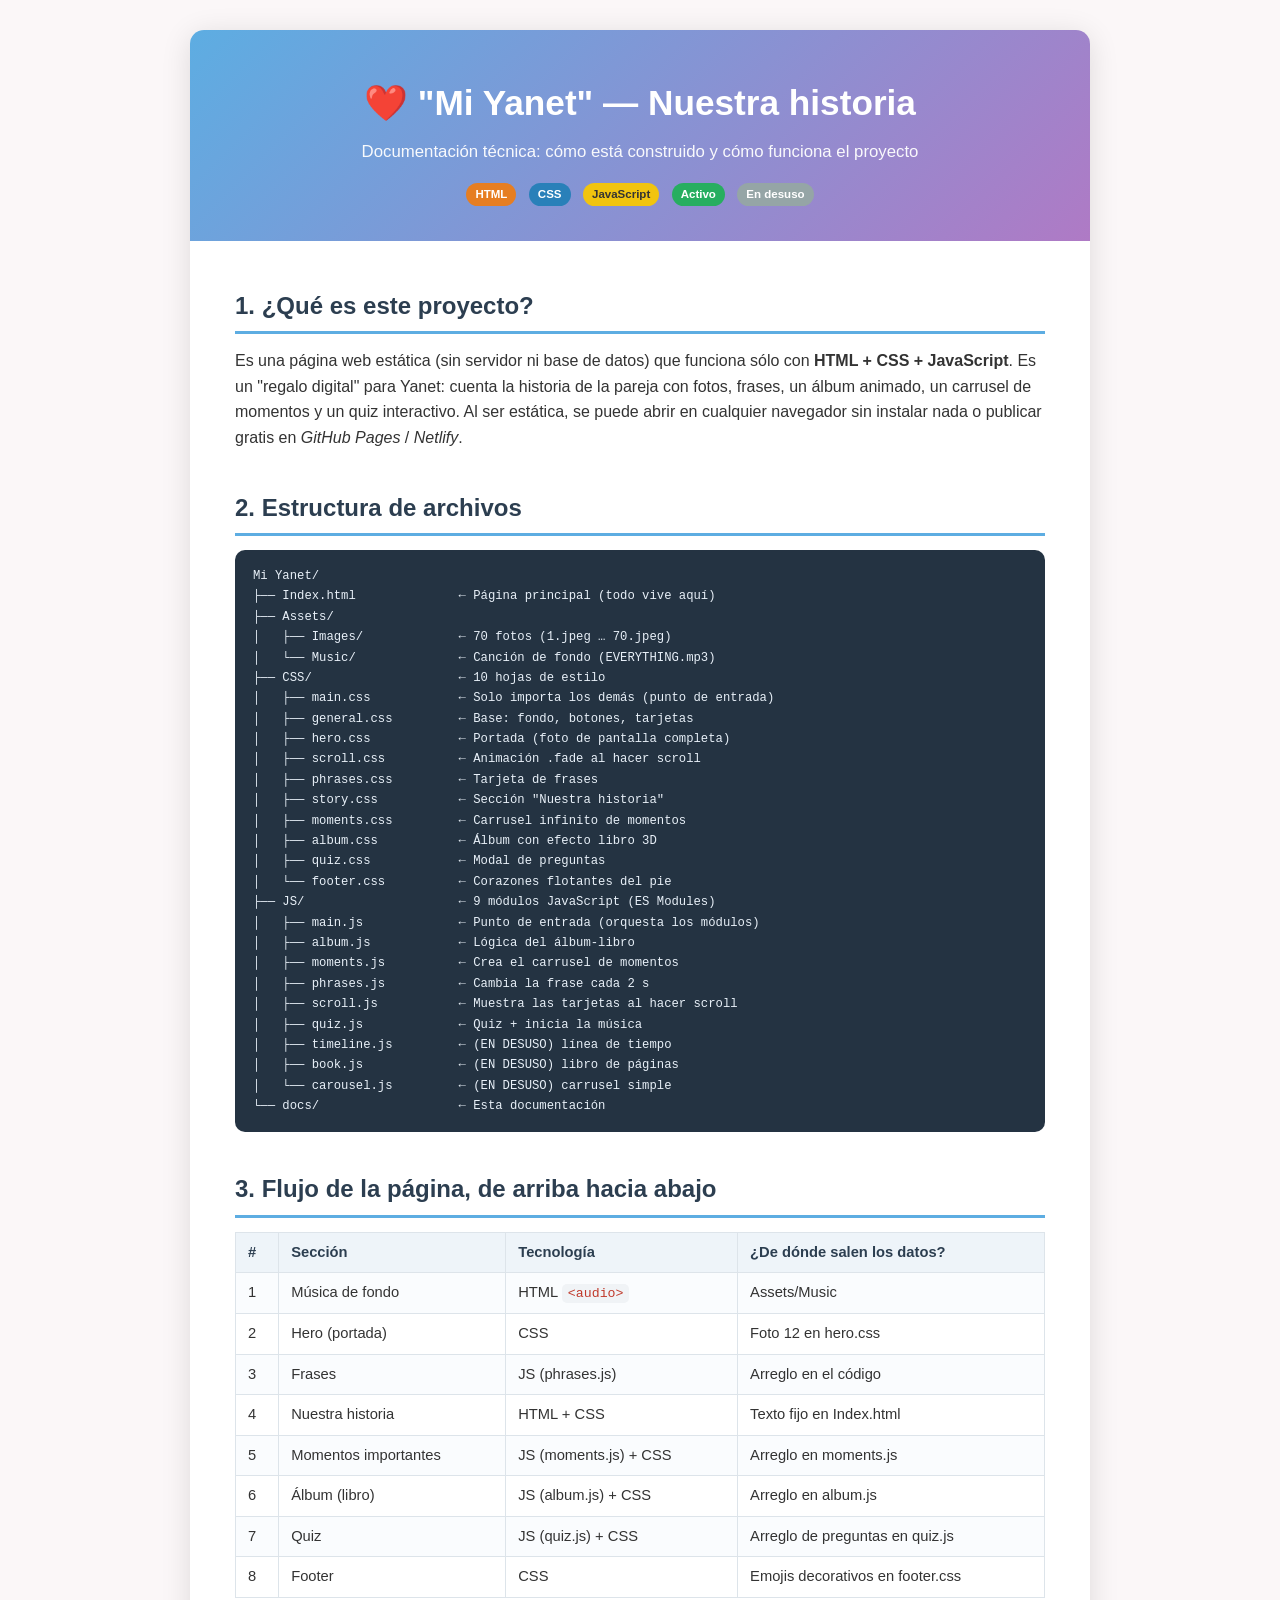
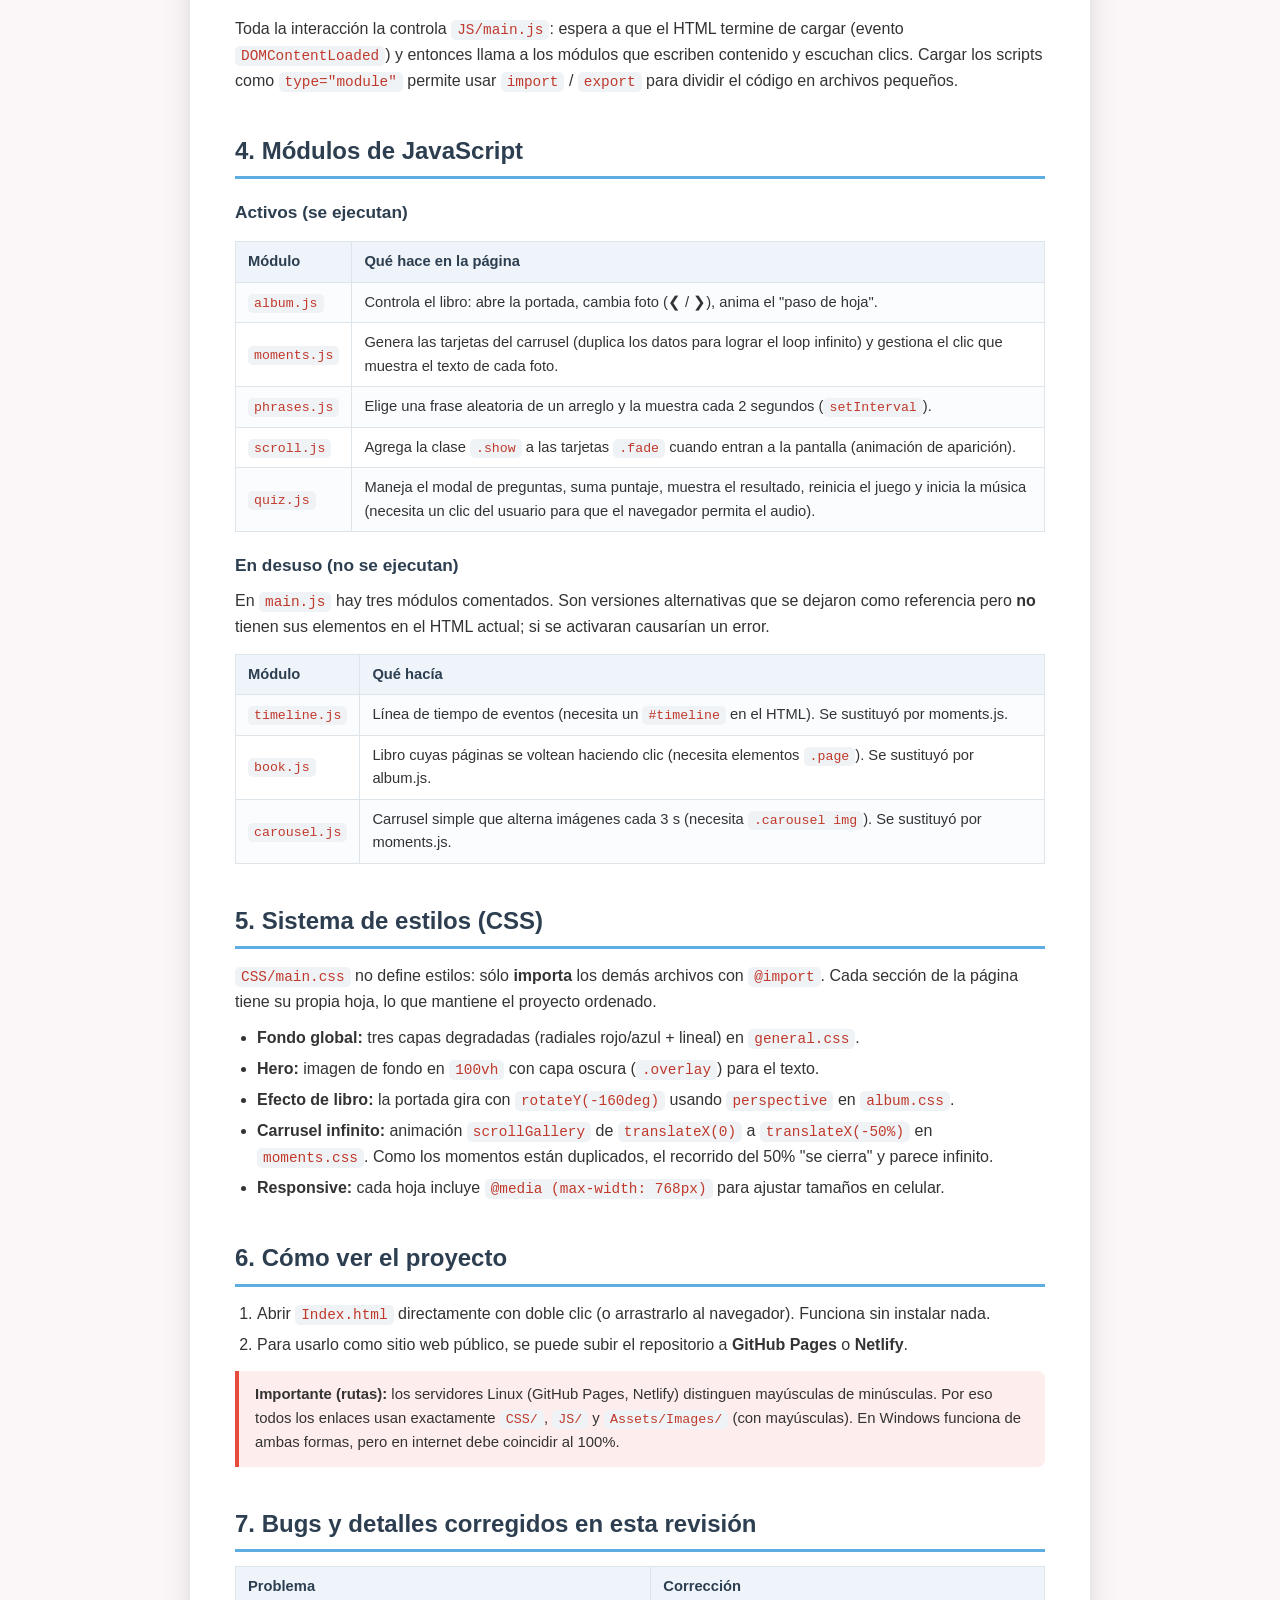
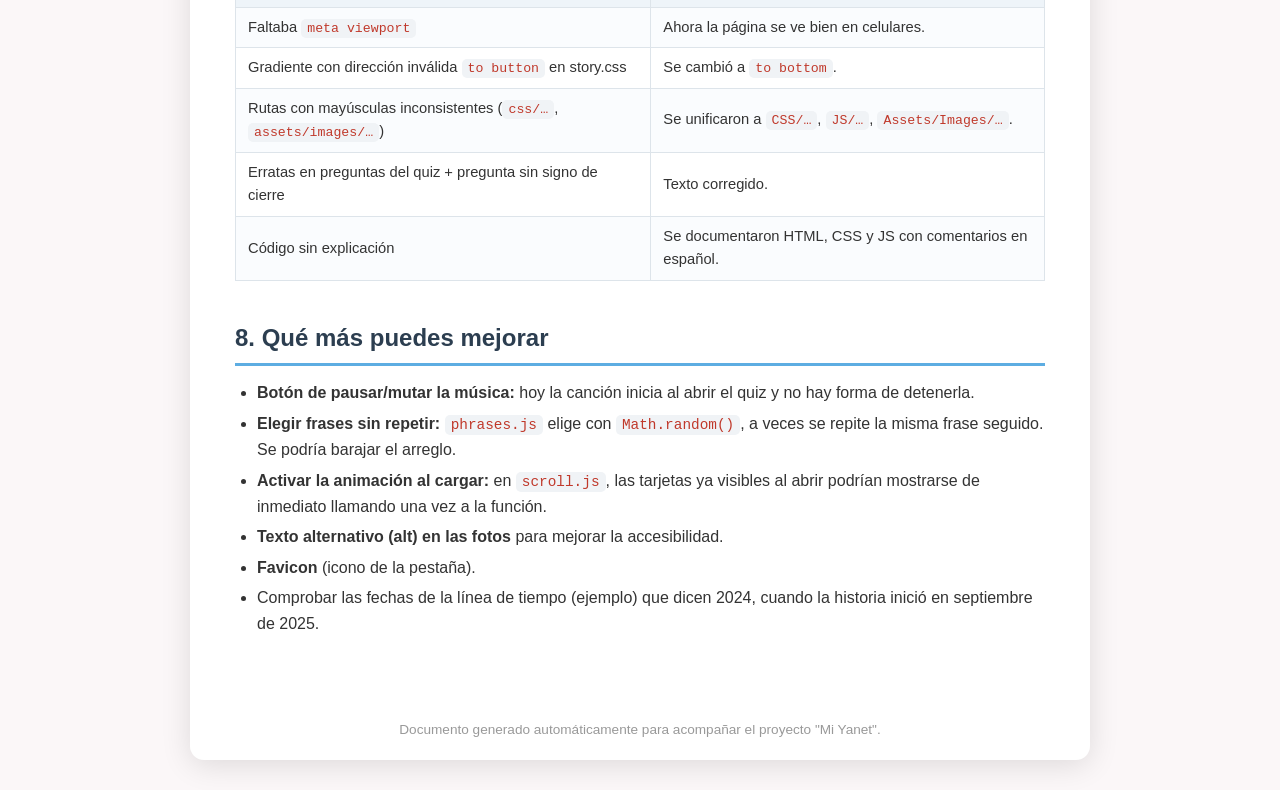
<file: docs/como-funciona-el-proyecto.html>
<!DOCTYPE html>
<html lang="es">
<head>
<meta charset="UTF-8">
<meta name="viewport" content="width=device-width, initial-scale=1.0">
<title>¿Cómo funciona "Mi Yanet"? - Documentación del Proyecto</title>
<style>
  :root {
    --azul: #5DADE2;
    --azul-oscuro: #2C3E50;
    --rosa: #e78f9e;
    --gris: #5D6D7E;
    --fondo: #fbf7f8;
  }
  * { box-sizing: border-box; margin: 0; padding: 0; }
  body {
    font-family: 'Segoe UI', Arial, sans-serif;
    color: #333;
    background: var(--fondo);
    line-height: 1.6;
    padding: 30px;
  }
  .page {
    max-width: 900px;
    margin: 0 auto;
    background: #fff;
    border-radius: 14px;
    box-shadow: 0 5px 30px rgba(0,0,0,0.12);
    overflow: hidden;
  }
  header.cover {
    padding: 45px 45px 35px;
    background: linear-gradient(135deg, var(--azul), #AF7AC5);
    color: #fff;
    text-align: center;
  }
  header.cover h1 { font-size: 2.2rem; margin-bottom: 8px; }
  header.cover p  { font-size: 1.05rem; opacity: .95; }
  main { padding: 40px 45px 50px; }
  h2 {
    font-size: 1.5rem;
    color: var(--azul-oscuro);
    margin: 38px 0 14px;
    padding-bottom: 6px;
    border-bottom: 3px solid var(--azul);
  }
  h2:first-of-type { margin-top: 6px; }
  h3 { color: var(--azul-oscuro); margin: 20px 0 8px; font-size: 1.08rem; }
  p { margin-bottom: 10px; }
  ul, ol { padding-left: 22px; margin-bottom: 12px; }
  li { margin-bottom: 5px; }
  code {
    font-family: Consolas, 'Courier New', monospace;
    font-size: .9em;
    background: #f0f3f6;
    padding: 2px 6px;
    border-radius: 5px;
    color: #c0392b;
  }
  pre {
    font-family: Consolas, 'Courier New', monospace;
    background: #243342;
    color: #e8f0f8;
    padding: 16px 18px;
    border-radius: 10px;
    overflow-x: auto;
    font-size: .85rem;
    line-height: 1.5;
    margin-bottom: 14px;
  }
  pre code { background: none; color: inherit; padding: 0; }
  table {
    width: 100%;
    border-collapse: collapse;
    margin: 14px 0 18px;
    font-size: .92rem;
  }
  th, td { border: 1px solid #dde4ea; padding: 8px 12px; text-align: left; }
  th { background: #eef4f9; color: var(--azul-oscuro); }
  tr:nth-child(even) td { background: #fafcfe; }
  .tag {
    display: inline-block;
    font-size: .72rem;
    font-weight: 700;
    padding: 2px 9px;
    border-radius: 20px;
    color: #fff;
  }
  .tag.active { background: #27ae60; }
  .tag.inactive { background: #95a5a6; }
  .tag.html { background: #e67e22; }
  .tag.css { background: #2980b9; }
  .tag.js { background: #f1c40f; color: #333; }
  .box {
    background: #fdf3e3;
    border-left: 4px solid #f39c12;
    padding: 12px 16px;
    border-radius: 0 8px 8px 0;
    margin: 14px 0;
    font-size: .93rem;
  }
  .box.green { background: #eafaf1; border-color: #27ae60; }
  .box.red { background: #fdedec; border-color: #e74c3c; }
  .badge-strip { margin-top: 14px; text-align: center; }
  .badge-strip span { margin: 0 4px; }
  footer { text-align: center; padding: 20px; color: #999; font-size: .85rem; }
  @media print {
    body { background: #fff; padding: 0; }
    .page { box-shadow: none; border-radius: 0; }
  }
</style>
</head>
<body>
<div class="page">

  <header class="cover">
    <h1>❤️ "Mi Yanet" — Nuestra historia</h1>
    <p>Documentación técnica: cómo está construido y cómo funciona el proyecto</p>
    <div class="badge-strip">
      <span class="tag html">HTML</span>
      <span class="tag css">CSS</span>
      <span class="tag js">JavaScript</span>
      <span class="tag active">Activo</span>
      <span class="tag inactive">En desuso</span>
    </div>
  </header>

  <main>

    <h2>1. ¿Qué es este proyecto?</h2>
    <p>
      Es una página web estática (sin servidor ni base de datos) que funciona sólo con
      <strong>HTML + CSS + JavaScript</strong>. Es un "regalo digital" para Yanet: cuenta la
      historia de la pareja con fotos, frases, un álbum animado, un carrusel de momentos y un
      quiz interactivo. Al ser estática, se puede abrir en cualquier navegador sin instalar nada
      o publicar gratis en <em>GitHub Pages</em> / <em>Netlify</em>.
    </p>

    <h2>2. Estructura de archivos</h2>
    <pre><code>Mi Yanet/
├── Index.html              ← Página principal (todo vive aquí)
├── Assets/
│   ├── Images/             ← 70 fotos (1.jpeg … 70.jpeg)
│   └── Music/              ← Canción de fondo (EVERYTHING.mp3)
├── CSS/                    ← 10 hojas de estilo
│   ├── main.css            ← Solo importa los demás (punto de entrada)
│   ├── general.css         ← Base: fondo, botones, tarjetas
│   ├── hero.css            ← Portada (foto de pantalla completa)
│   ├── scroll.css          ← Animación .fade al hacer scroll
│   ├── phrases.css         ← Tarjeta de frases
│   ├── story.css           ← Sección "Nuestra historia"
│   ├── moments.css         ← Carrusel infinito de momentos
│   ├── album.css           ← Álbum con efecto libro 3D
│   ├── quiz.css            ← Modal de preguntas
│   └── footer.css          ← Corazones flotantes del pie
├── JS/                     ← 9 módulos JavaScript (ES Modules)
│   ├── main.js             ← Punto de entrada (orquesta los módulos)
│   ├── album.js            ← Lógica del álbum-libro
│   ├── moments.js          ← Crea el carrusel de momentos
│   ├── phrases.js          ← Cambia la frase cada 2 s
│   ├── scroll.js           ← Muestra las tarjetas al hacer scroll
│   ├── quiz.js             ← Quiz + inicia la música
│   ├── timeline.js         ← (EN DESUSO) línea de tiempo
│   ├── book.js             ← (EN DESUSO) libro de páginas
│   └── carousel.js         ← (EN DESUSO) carrusel simple
└── docs/                   ← Esta documentación</code></pre>

    <h2>3. Flujo de la página, de arriba hacia abajo</h2>
    <table>
      <tr><th>#</th><th>Sección</th><th>Tecnología</th><th>¿De dónde salen los datos?</th></tr>
      <tr><td>1</td><td>Música de fondo</td><td>HTML <code>&lt;audio&gt;</code></td><td>Assets/Music</td></tr>
      <tr><td>2</td><td>Hero (portada)</td><td>CSS</td><td>Foto 12 en hero.css</td></tr>
      <tr><td>3</td><td>Frases</td><td>JS (phrases.js)</td><td>Arreglo en el código</td></tr>
      <tr><td>4</td><td>Nuestra historia</td><td>HTML + CSS</td><td>Texto fijo en Index.html</td></tr>
      <tr><td>5</td><td>Momentos importantes</td><td>JS (moments.js) + CSS</td><td>Arreglo en moments.js</td></tr>
      <tr><td>6</td><td>Álbum (libro)</td><td>JS (album.js) + CSS</td><td>Arreglo en album.js</td></tr>
      <tr><td>7</td><td>Quiz</td><td>JS (quiz.js) + CSS</td><td>Arreglo de preguntas en quiz.js</td></tr>
      <tr><td>8</td><td>Footer</td><td>CSS</td><td>Emojis decorativos en footer.css</td></tr>
    </table>
    <p>
      Toda la interacción la controla <code>JS/main.js</code>: espera a que el HTML termine de
      cargar (evento <code>DOMContentLoaded</code>) y entonces llama a los módulos que escriben
      contenido y escuchan clics. Cargar los scripts como <code>type="module"</code> permite usar
      <code>import</code> / <code>export</code> para dividir el código en archivos pequeños.
    </p>

    <h2>4. Módulos de JavaScript</h2>
    <h3>Activos (se ejecutan)</h3>
    <table>
      <tr><th>Módulo</th><th>Qué hace en la página</th></tr>
      <tr>
        <td><code>album.js</code></td>
        <td>Controla el libro: abre la portada, cambia foto (❮ / ❯), anima el "paso de hoja".</td>
      </tr>
      <tr>
        <td><code>moments.js</code></td>
        <td>Genera las tarjetas del carrusel (duplica los datos para lograr el loop infinito) y
        gestiona el clic que muestra el texto de cada foto.</td>
      </tr>
      <tr>
        <td><code>phrases.js</code></td>
        <td>Elige una frase aleatoria de un arreglo y la muestra cada 2 segundos
        (<code>setInterval</code>).</td>
      </tr>
      <tr>
        <td><code>scroll.js</code></td>
        <td>Agrega la clase <code>.show</code> a las tarjetas <code>.fade</code> cuando entran a
        la pantalla (animación de aparición).</td>
      </tr>
      <tr>
        <td><code>quiz.js</code></td>
        <td>Maneja el modal de preguntas, suma puntaje, muestra el resultado, reinicia el juego y
        inicia la música (necesita un clic del usuario para que el navegador permita el audio).</td>
      </tr>
    </table>

    <h3>En desuso (no se ejecutan)</h3>
    <p>
      En <code>main.js</code> hay tres módulos comentados. Son versiones alternativas que se
      dejaron como referencia pero <strong>no</strong> tienen sus elementos en el HTML actual;
      si se activaran causarían un error.
    </p>
    <table>
      <tr><th>Módulo</th><th>Qué hacía</th></tr>
      <tr><td><code>timeline.js</code></td><td>Línea de tiempo de eventos (necesita un <code>#timeline</code> en el HTML). Se sustituyó por moments.js.</td></tr>
      <tr><td><code>book.js</code></td><td>Libro cuyas páginas se voltean haciendo clic (necesita elementos <code>.page</code>). Se sustituyó por album.js.</td></tr>
      <tr><td><code>carousel.js</code></td><td>Carrusel simple que alterna imágenes cada 3 s (necesita <code>.carousel img</code>). Se sustituyó por moments.js.</td></tr>
    </table>

    <h2>5. Sistema de estilos (CSS)</h2>
    <p>
      <code>CSS/main.css</code> no define estilos: sólo <strong>importa</strong> los demás archivos
      con <code>@import</code>. Cada sección de la página tiene su propia hoja, lo que mantiene el
      proyecto ordenado.
    </p>
    <ul>
      <li><strong>Fondo global:</strong> tres capas degradadas (radiales rojo/azul + lineal) en <code>general.css</code>.</li>
      <li><strong>Hero:</strong> imagen de fondo en <code>100vh</code> con capa oscura (<code>.overlay</code>) para el texto.</li>
      <li><strong>Efecto de libro:</strong> la portada gira con <code>rotateY(-160deg)</code> usando <code>perspective</code> en <code>album.css</code>.</li>
      <li><strong>Carrusel infinito:</strong> animación <code>scrollGallery</code> de <code>translateX(0)</code> a <code>translateX(-50%)</code> en <code>moments.css</code>. Como los momentos están duplicados, el recorrido del 50% "se cierra" y parece infinito.</li>
      <li><strong>Responsive:</strong> cada hoja incluye <code>@media (max-width: 768px)</code> para ajustar tamaños en celular.</li>
    </ul>

    <h2>6. Cómo ver el proyecto</h2>
    <ol>
      <li>Abrir <code>Index.html</code> directamente con doble clic (o arrastrarlo al navegador). Funciona sin instalar nada.</li>
      <li>Para usarlo como sitio web público, se puede subir el repositorio a <strong>GitHub Pages</strong> o <strong>Netlify</strong>.</li>
    </ol>

    <div class="box red">
      <strong>Importante (rutas):</strong> los servidores Linux (GitHub Pages, Netlify) distinguen
      mayúsculas de minúsculas. Por eso todos los enlaces usan exactamente
      <code>CSS/</code>, <code>JS/</code> y <code>Assets/Images/</code> (con mayúsculas). En
      Windows funciona de ambas formas, pero en internet debe coincidir al 100%.
    </div>

    <h2>7. Bugs y detalles corregidos en esta revisión</h2>
    <table>
      <tr><th>Problema</th><th>Corrección</th></tr>
      <tr><td>Faltaba <code>meta viewport</code></td><td>Ahora la página se ve bien en celulares.</td></tr>
      <tr><td>Gradiente con dirección inválida <code>to button</code> en story.css</td><td>Se cambió a <code>to bottom</code>.</td></tr>
      <tr><td>Rutas con mayúsculas inconsistentes (<code>css/…</code>, <code>assets/images/…</code>)</td><td>Se unificaron a <code>CSS/…</code>, <code>JS/…</code>, <code>Assets/Images/…</code>.</td></tr>
      <tr><td>Erratas en preguntas del quiz + pregunta sin signo de cierre</td><td>Texto corregido.</td></tr>
      <tr><td>Código sin explicación</td><td>Se documentaron HTML, CSS y JS con comentarios en español.</td></tr>
    </table>

    <h2>8. Qué más puedes mejorar</h2>
    <ul>
      <li><strong>Botón de pausar/mutar la música:</strong> hoy la canción inicia al abrir el quiz y no hay forma de detenerla.</li>
      <li><strong>Elegir frases sin repetir:</strong> <code>phrases.js</code> elige con <code>Math.random()</code>, a veces se repite la misma frase seguido. Se podría barajar el arreglo.</li>
      <li><strong>Activar la animación al cargar:</strong> en <code>scroll.js</code>, las tarjetas ya visibles al abrir podrían mostrarse de inmediato llamando una vez a la función.</li>
      <li><strong>Texto alternativo (alt) en las fotos</strong> para mejorar la accesibilidad.</li>
      <li><strong>Favicon</strong> (icono de la pestaña).</li>
      <li>Comprobar las fechas de la línea de tiempo (ejemplo) que dicen 2024, cuando la historia inició en septiembre de 2025.</li>
    </ul>

  </main>
  <footer>Documento generado automáticamente para acompañar el proyecto "Mi Yanet".</footer>
</div>
</body>
</html>
</file>
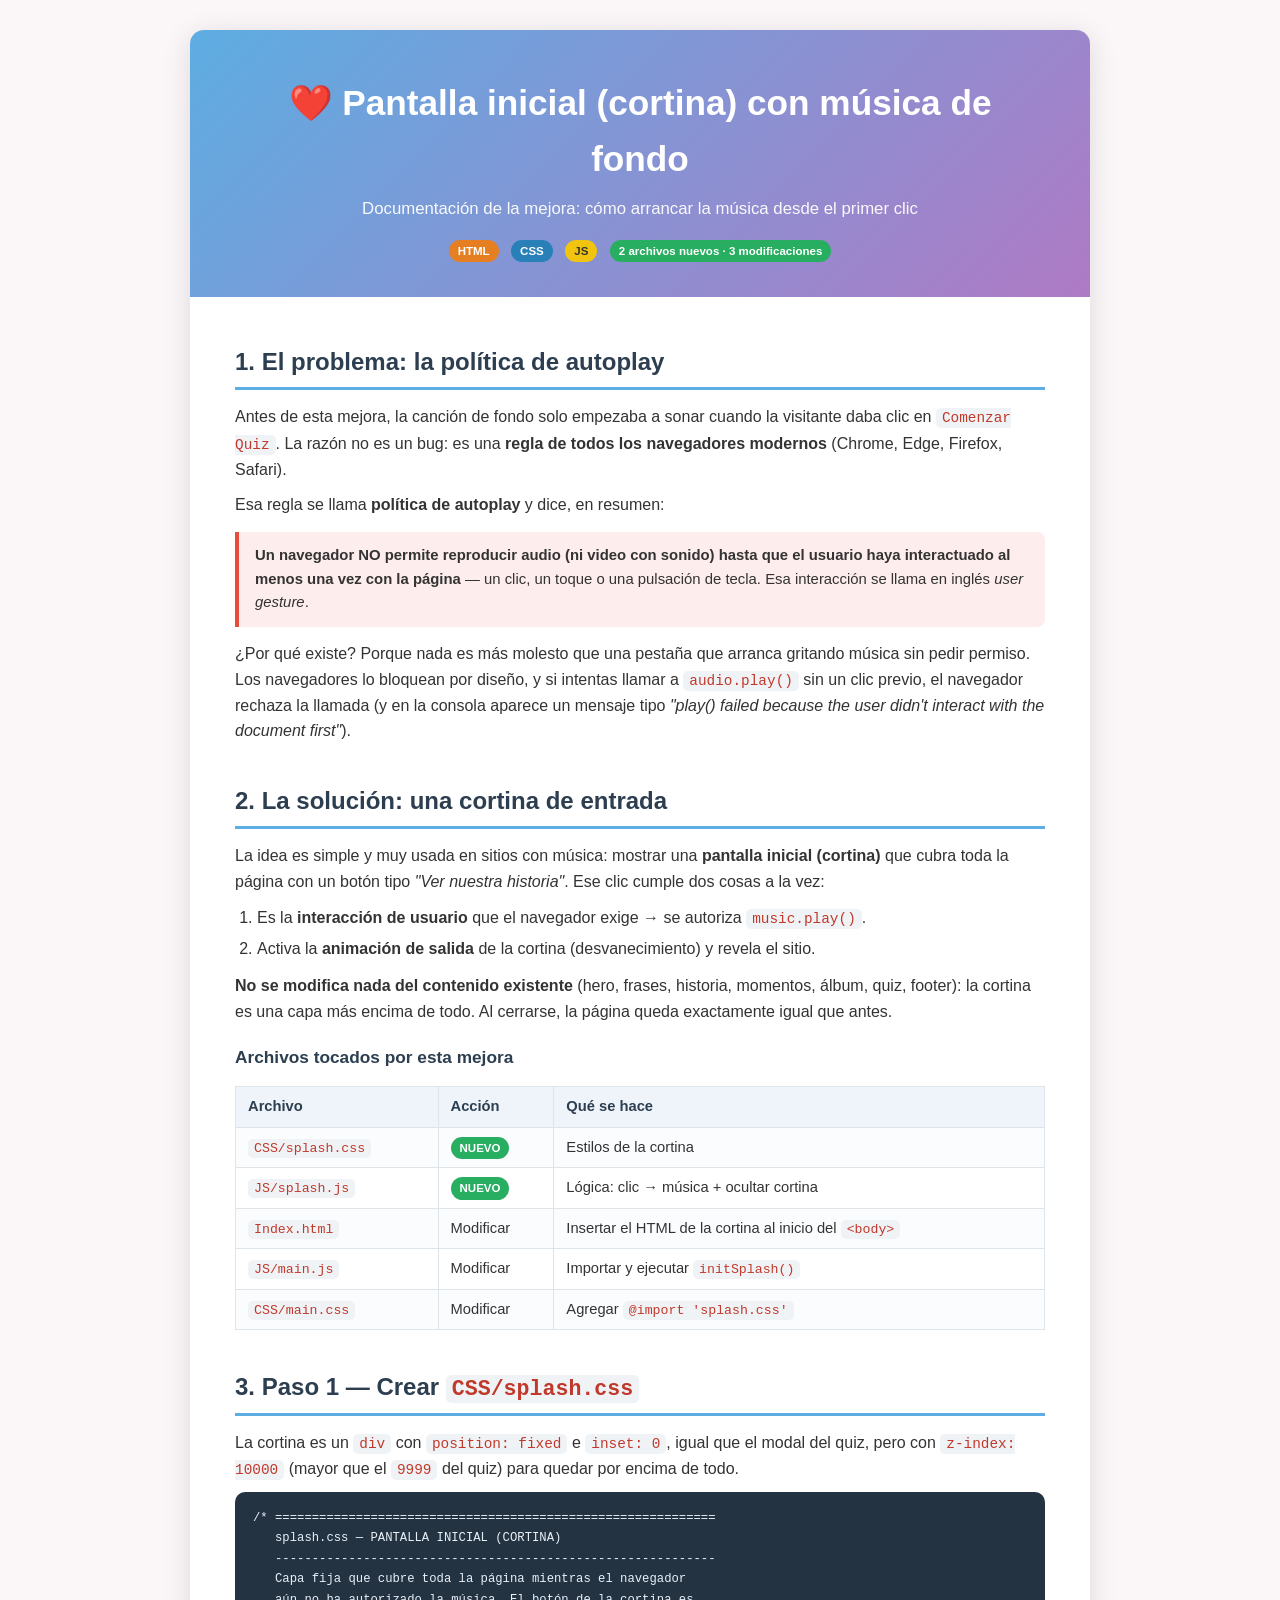
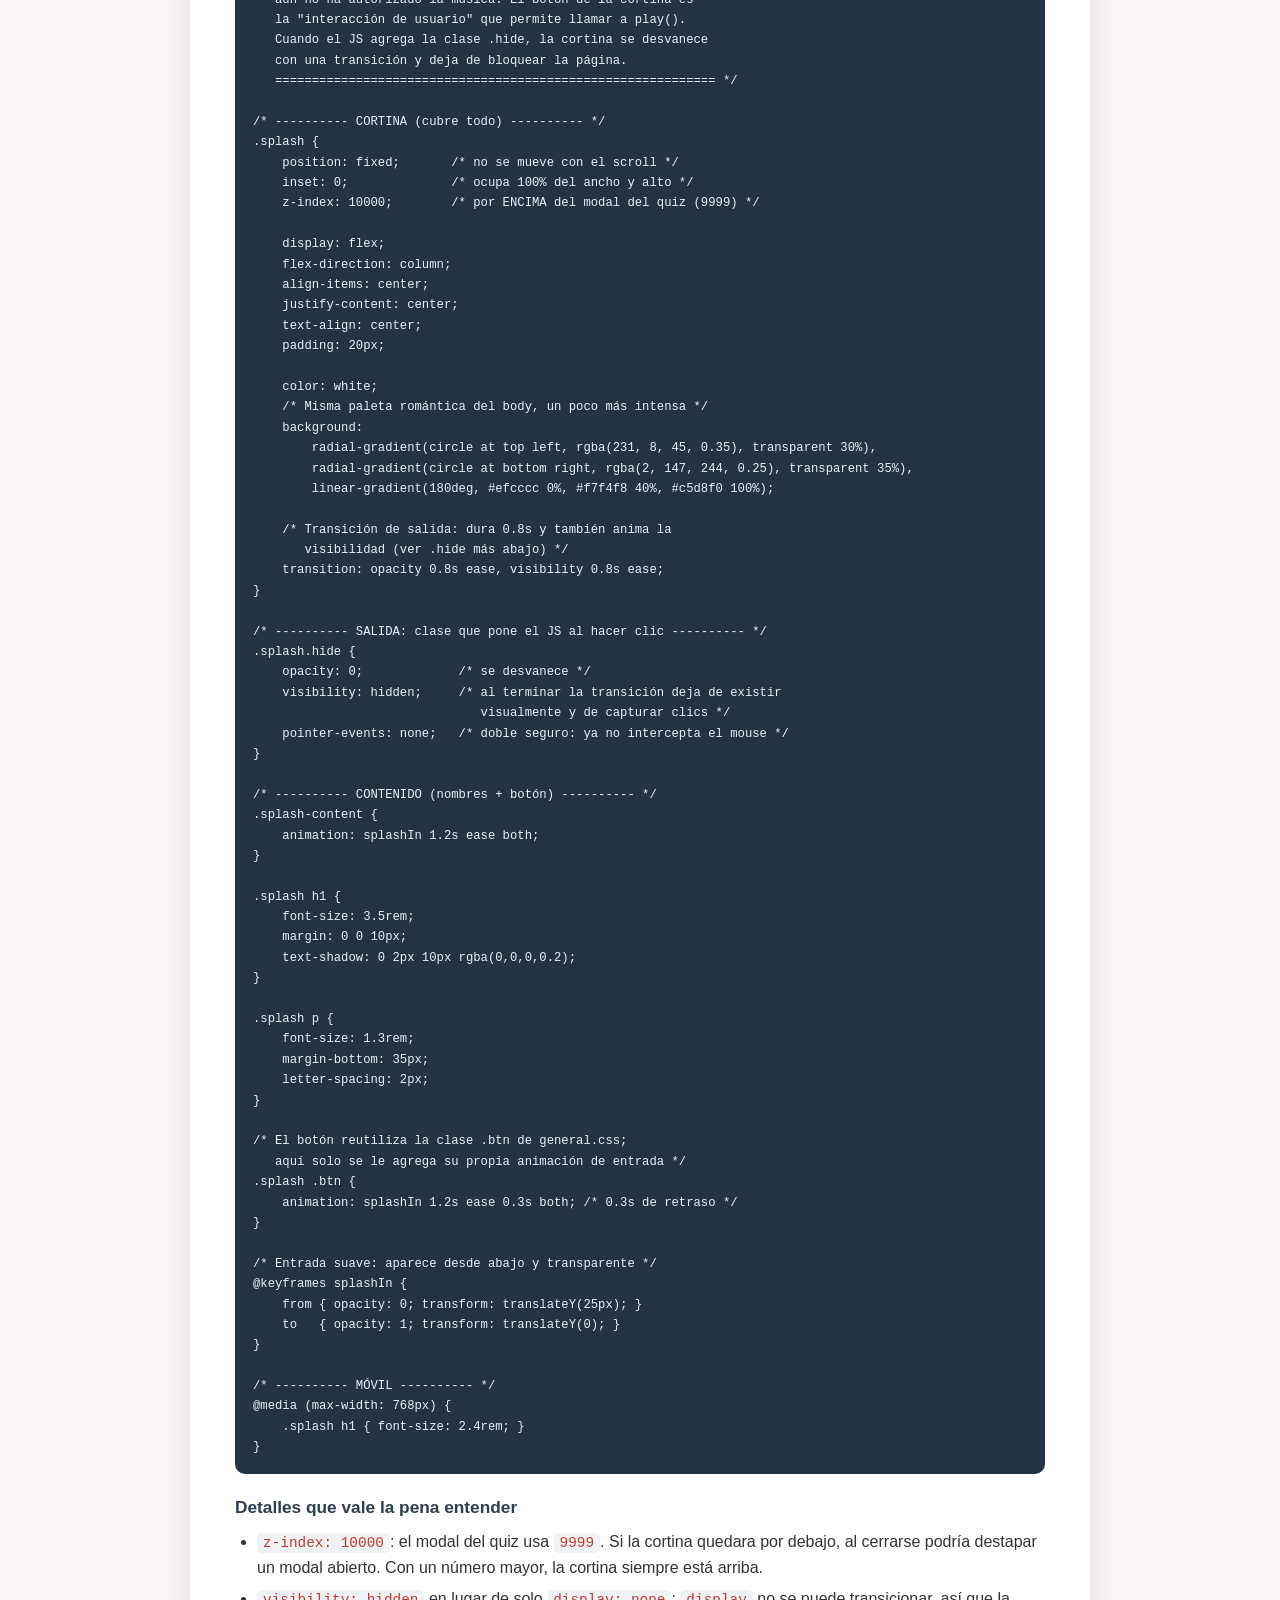
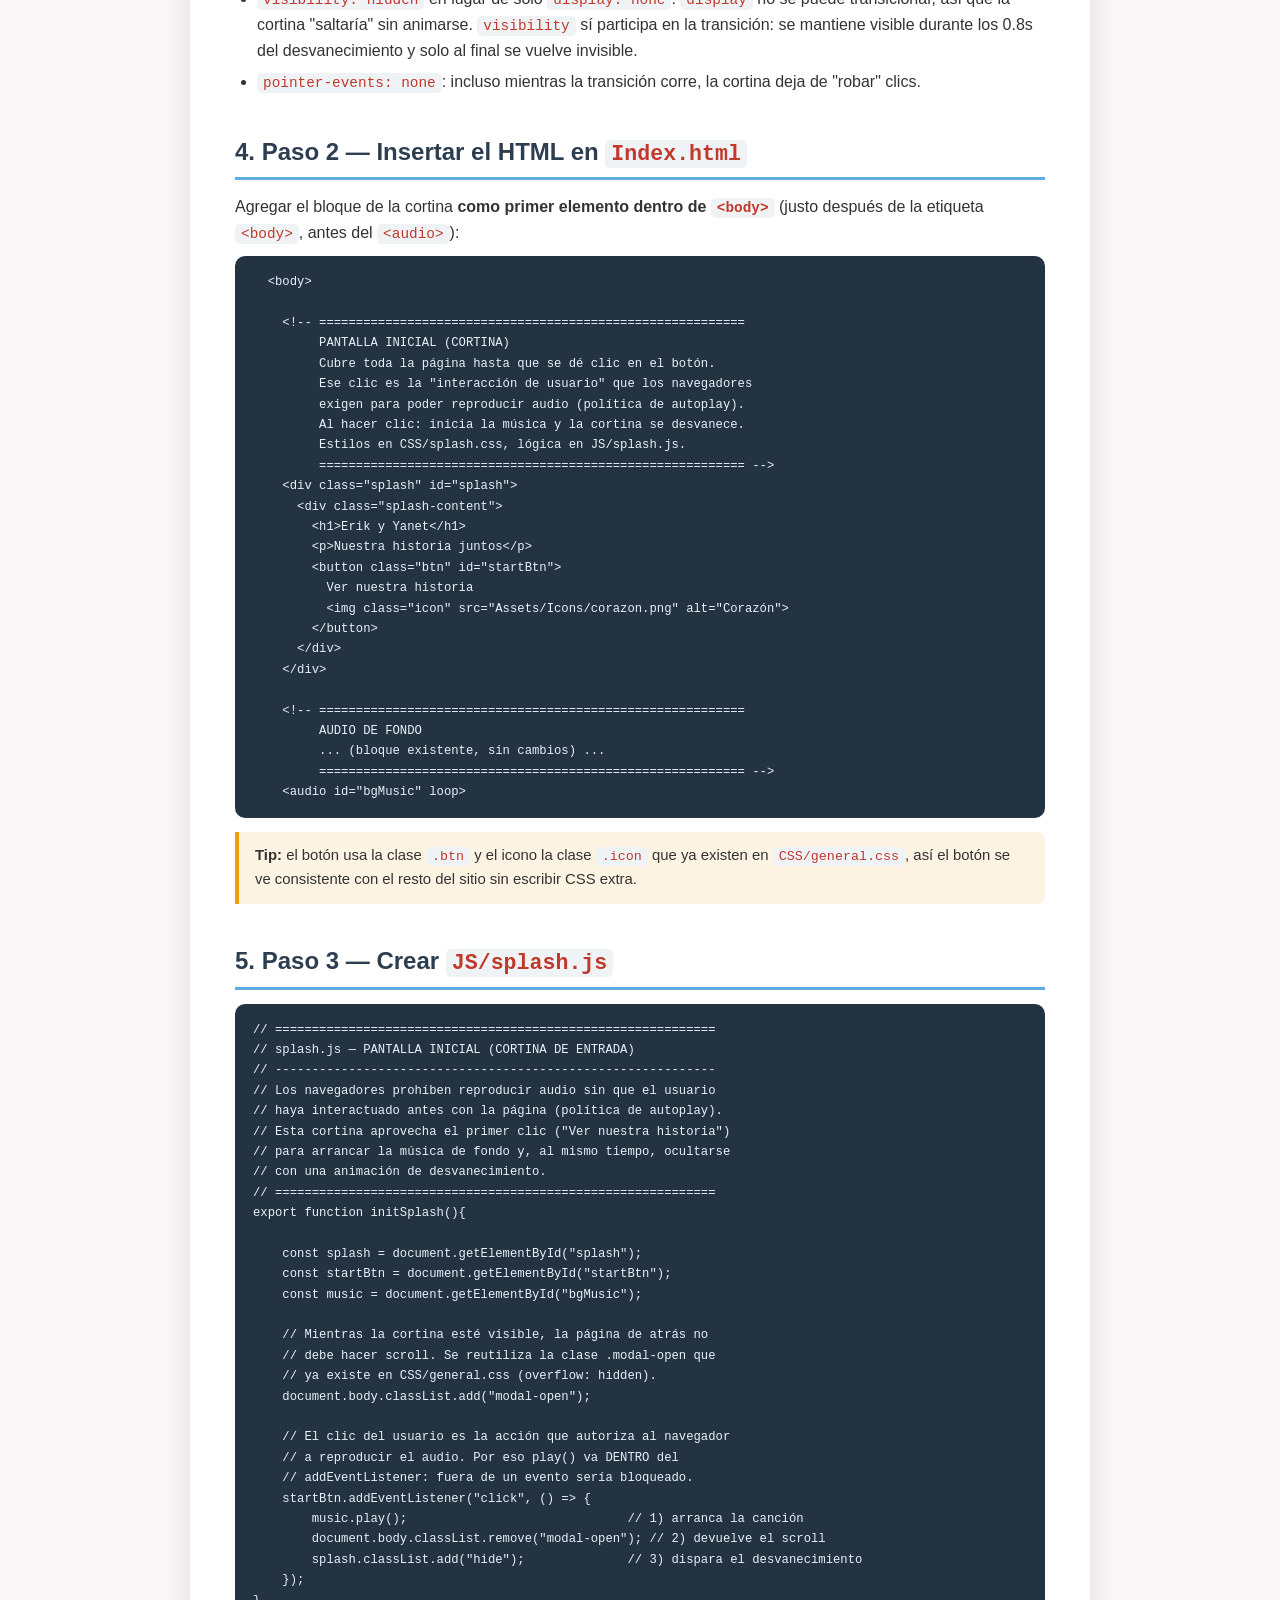
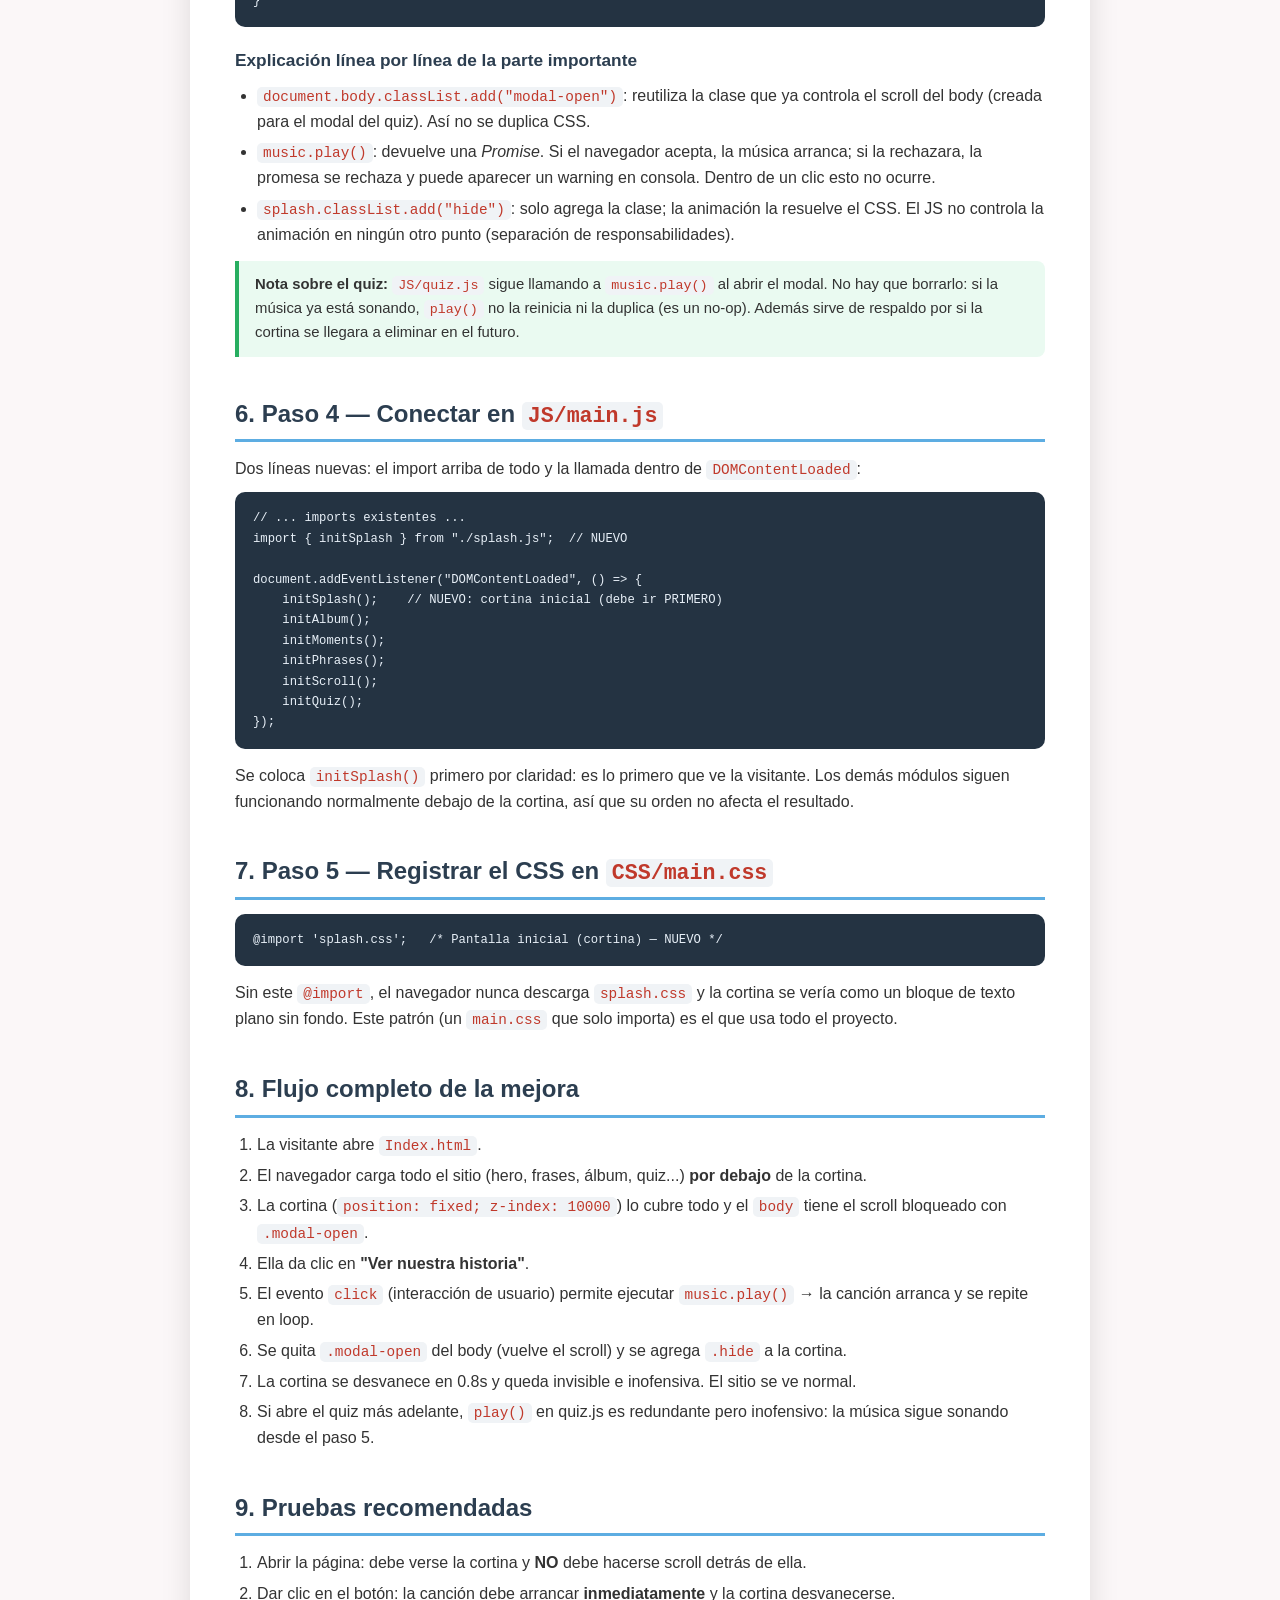
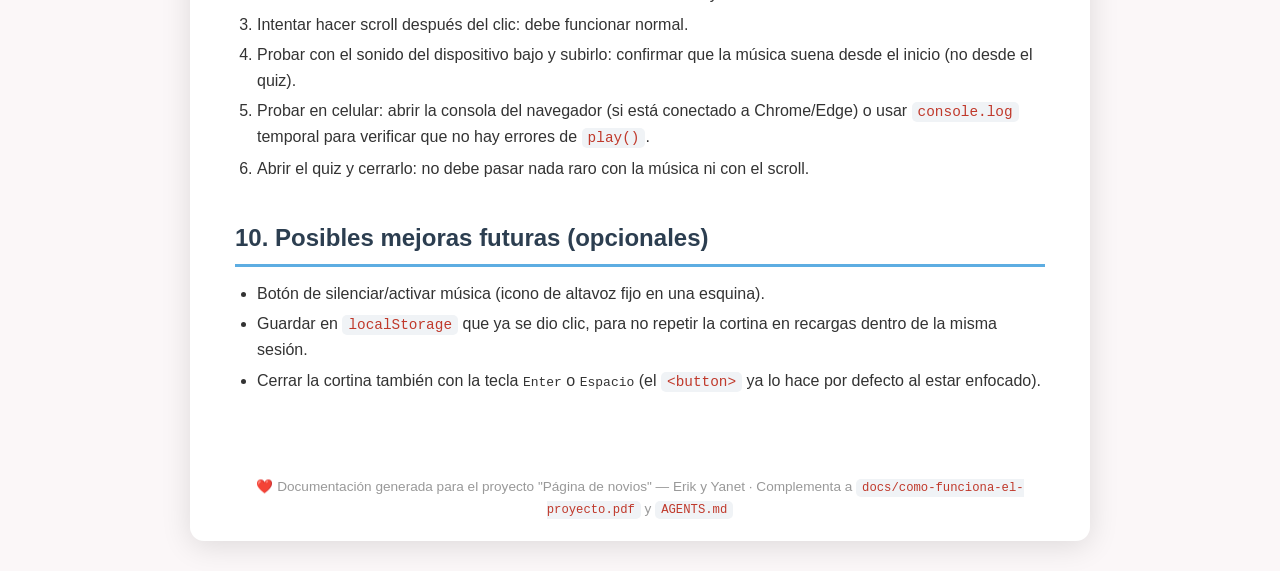
<file: docs/pantalla-inicial-musica.html>
<!DOCTYPE html>
<html lang="es">
<head>
<meta charset="UTF-8">
<meta name="viewport" content="width=device-width, initial-scale=1.0">
<title>Pantalla inicial con música — Documentación de la mejora</title>
<style>
  :root {
    --azul: #5DADE2;
    --azul-oscuro: #2C3E50;
    --rosa: #e78f9e;
    --gris: #5D6D7E;
    --fondo: #fbf7f8;
  }
  * { box-sizing: border-box; margin: 0; padding: 0; }
  body {
    font-family: 'Segoe UI', Arial, sans-serif;
    color: #333;
    background: var(--fondo);
    line-height: 1.6;
    padding: 30px;
  }
  .page {
    max-width: 900px;
    margin: 0 auto;
    background: #fff;
    border-radius: 14px;
    box-shadow: 0 5px 30px rgba(0,0,0,0.12);
    overflow: hidden;
  }
  header.cover {
    padding: 45px 45px 35px;
    background: linear-gradient(135deg, var(--azul), #AF7AC5);
    color: #fff;
    text-align: center;
  }
  header.cover h1 { font-size: 2.2rem; margin-bottom: 8px; }
  header.cover p  { font-size: 1.05rem; opacity: .95; }
  main { padding: 40px 45px 50px; }
  h2 {
    font-size: 1.5rem;
    color: var(--azul-oscuro);
    margin: 38px 0 14px;
    padding-bottom: 6px;
    border-bottom: 3px solid var(--azul);
  }
  h2:first-of-type { margin-top: 6px; }
  h3 { color: var(--azul-oscuro); margin: 20px 0 8px; font-size: 1.08rem; }
  p { margin-bottom: 10px; }
  ul, ol { padding-left: 22px; margin-bottom: 12px; }
  li { margin-bottom: 5px; }
  code {
    font-family: Consolas, 'Courier New', monospace;
    font-size: .9em;
    background: #f0f3f6;
    padding: 2px 6px;
    border-radius: 5px;
    color: #c0392b;
  }
  pre {
    font-family: Consolas, 'Courier New', monospace;
    background: #243342;
    color: #e8f0f8;
    padding: 16px 18px;
    border-radius: 10px;
    overflow-x: auto;
    font-size: .85rem;
    line-height: 1.5;
    margin-bottom: 14px;
  }
  pre code { background: none; color: inherit; padding: 0; }
  table {
    width: 100%;
    border-collapse: collapse;
    margin: 14px 0 18px;
    font-size: .92rem;
  }
  th, td { border: 1px solid #dde4ea; padding: 8px 12px; text-align: left; }
  th { background: #eef4f9; color: var(--azul-oscuro); }
  tr:nth-child(even) td { background: #fafcfe; }
  .tag {
    display: inline-block;
    font-size: .72rem;
    font-weight: 700;
    padding: 2px 9px;
    border-radius: 20px;
    color: #fff;
  }
  .tag.html { background: #e67e22; }
  .tag.css { background: #2980b9; }
  .tag.js { background: #f1c40f; color: #333; }
  .tag.new { background: #27ae60; }
  .box {
    background: #fdf3e3;
    border-left: 4px solid #f39c12;
    padding: 12px 16px;
    border-radius: 0 8px 8px 0;
    margin: 14px 0;
    font-size: .93rem;
  }
  .box.green { background: #eafaf1; border-color: #27ae60; }
  .box.red { background: #fdedec; border-color: #e74c3c; }
  .badge-strip { margin-top: 14px; text-align: center; }
  .badge-strip span { margin: 0 4px; }
  footer { text-align: center; padding: 20px; color: #999; font-size: .85rem; }
  @media print {
    body { background: #fff; padding: 0; }
    .page { box-shadow: none; border-radius: 0; }
  }
</style>
</head>
<body>
<div class="page">

  <header class="cover">
    <h1>❤️ Pantalla inicial (cortina) con música de fondo</h1>
    <p>Documentación de la mejora: cómo arrancar la música desde el primer clic</p>
    <div class="badge-strip">
      <span class="tag html">HTML</span>
      <span class="tag css">CSS</span>
      <span class="tag js">JS</span>
      <span class="tag new">2 archivos nuevos · 3 modificaciones</span>
    </div>
  </header>

  <main>

    <h2>1. El problema: la política de autoplay</h2>
    <p>
      Antes de esta mejora, la canción de fondo solo empezaba a sonar cuando la visitante daba clic en
      <code>Comenzar Quiz</code>. La razón no es un bug: es una <strong>regla de todos los navegadores modernos</strong>
      (Chrome, Edge, Firefox, Safari).
    </p>
    <p>
      Esa regla se llama <strong>política de autoplay</strong> y dice, en resumen:
    </p>
    <div class="box red">
      <strong>Un navegador NO permite reproducir audio (ni video con sonido) hasta que el usuario haya interactuado
      al menos una vez con la página</strong> — un clic, un toque o una pulsación de tecla. Esa interacción se
      llama en inglés <em>user gesture</em>.
    </div>
    <p>
      ¿Por qué existe? Porque nada es más molesto que una pestaña que arranca gritando música sin pedir permiso.
      Los navegadores lo bloquean por diseño, y si intentas llamar a <code>audio.play()</code> sin un clic previo,
      el navegador rechaza la llamada (y en la consola aparece un mensaje tipo
      <em>"play() failed because the user didn't interact with the document first"</em>).
    </p>

    <h2>2. La solución: una cortina de entrada</h2>
    <p>
      La idea es simple y muy usada en sitios con música: mostrar una <strong>pantalla inicial (cortina)</strong>
      que cubra toda la página con un botón tipo <em>"Ver nuestra historia"</em>. Ese clic cumple dos cosas a la vez:
    </p>
    <ol>
      <li>Es la <strong>interacción de usuario</strong> que el navegador exige → se autoriza <code>music.play()</code>.</li>
      <li>Activa la <strong>animación de salida</strong> de la cortina (desvanecimiento) y revela el sitio.</li>
    </ol>
    <p>
      <strong>No se modifica nada del contenido existente</strong> (hero, frases, historia, momentos, álbum, quiz, footer):
      la cortina es una capa más encima de todo. Al cerrarse, la página queda exactamente igual que antes.
    </p>

    <h3>Archivos tocados por esta mejora</h3>
    <table>
      <tr><th>Archivo</th><th>Acción</th><th>Qué se hace</th></tr>
      <tr><td><code>CSS/splash.css</code></td><td><span class="tag new">NUEVO</span></td><td>Estilos de la cortina</td></tr>
      <tr><td><code>JS/splash.js</code></td><td><span class="tag new">NUEVO</span></td><td>Lógica: clic → música + ocultar cortina</td></tr>
      <tr><td><code>Index.html</code></td><td>Modificar</td><td>Insertar el HTML de la cortina al inicio del <code>&lt;body&gt;</code></td></tr>
      <tr><td><code>JS/main.js</code></td><td>Modificar</td><td>Importar y ejecutar <code>initSplash()</code></td></tr>
      <tr><td><code>CSS/main.css</code></td><td>Modificar</td><td>Agregar <code>@import 'splash.css'</code></td></tr>
    </table>

    <h2>3. Paso 1 — Crear <code>CSS/splash.css</code></h2>
    <p>
      La cortina es un <code>div</code> con <code>position: fixed</code> e <code>inset: 0</code>, igual que el modal del quiz,
      pero con <code>z-index: 10000</code> (mayor que el <code>9999</code> del quiz) para quedar por encima de todo.
    </p>
    <pre><code>/* ============================================================
   splash.css — PANTALLA INICIAL (CORTINA)
   ------------------------------------------------------------
   Capa fija que cubre toda la página mientras el navegador
   aún no ha autorizado la música. El botón de la cortina es
   la "interacción de usuario" que permite llamar a play().
   Cuando el JS agrega la clase .hide, la cortina se desvanece
   con una transición y deja de bloquear la página.
   ============================================================ */

/* ---------- CORTINA (cubre todo) ---------- */
.splash {
    position: fixed;       /* no se mueve con el scroll */
    inset: 0;              /* ocupa 100% del ancho y alto */
    z-index: 10000;        /* por ENCIMA del modal del quiz (9999) */

    display: flex;
    flex-direction: column;
    align-items: center;
    justify-content: center;
    text-align: center;
    padding: 20px;

    color: white;
    /* Misma paleta romántica del body, un poco más intensa */
    background:
        radial-gradient(circle at top left, rgba(231, 8, 45, 0.35), transparent 30%),
        radial-gradient(circle at bottom right, rgba(2, 147, 244, 0.25), transparent 35%),
        linear-gradient(180deg, #efcccc 0%, #f7f4f8 40%, #c5d8f0 100%);

    /* Transición de salida: dura 0.8s y también anima la
       visibilidad (ver .hide más abajo) */
    transition: opacity 0.8s ease, visibility 0.8s ease;
}

/* ---------- SALIDA: clase que pone el JS al hacer clic ---------- */
.splash.hide {
    opacity: 0;             /* se desvanece */
    visibility: hidden;     /* al terminar la transición deja de existir
                               visualmente y de capturar clics */
    pointer-events: none;   /* doble seguro: ya no intercepta el mouse */
}

/* ---------- CONTENIDO (nombres + botón) ---------- */
.splash-content {
    animation: splashIn 1.2s ease both;
}

.splash h1 {
    font-size: 3.5rem;
    margin: 0 0 10px;
    text-shadow: 0 2px 10px rgba(0,0,0,0.2);
}

.splash p {
    font-size: 1.3rem;
    margin-bottom: 35px;
    letter-spacing: 2px;
}

/* El botón reutiliza la clase .btn de general.css;
   aquí solo se le agrega su propia animación de entrada */
.splash .btn {
    animation: splashIn 1.2s ease 0.3s both; /* 0.3s de retraso */
}

/* Entrada suave: aparece desde abajo y transparente */
@keyframes splashIn {
    from { opacity: 0; transform: translateY(25px); }
    to   { opacity: 1; transform: translateY(0); }
}

/* ---------- MÓVIL ---------- */
@media (max-width: 768px) {
    .splash h1 { font-size: 2.4rem; }
}</code></pre>

    <h3>Detalles que vale la pena entender</h3>
    <ul>
      <li>
        <code>z-index: 10000</code>: el modal del quiz usa <code>9999</code>. Si la cortina quedara por debajo,
        al cerrarse podría destapar un modal abierto. Con un número mayor, la cortina siempre está arriba.
      </li>
      <li>
        <code>visibility: hidden</code> en lugar de solo <code>display: none</code>: <code>display</code> no se puede
        transicionar, así que la cortina "saltaría" sin animarse. <code>visibility</code> sí participa en la
        transición: se mantiene visible durante los 0.8s del desvanecimiento y solo al final se vuelve invisible.
      </li>
      <li>
        <code>pointer-events: none</code>: incluso mientras la transición corre, la cortina deja de "robar" clics.
      </li>
    </ul>

    <h2>4. Paso 2 — Insertar el HTML en <code>Index.html</code></h2>
    <p>
      Agregar el bloque de la cortina <strong>como primer elemento dentro de <code>&lt;body&gt;</code></strong>
      (justo después de la etiqueta <code>&lt;body&gt;</code>, antes del <code>&lt;audio&gt;</code>):
    </p>
    <pre><code>  &lt;body&gt;

    &lt;!-- ==========================================================
         PANTALLA INICIAL (CORTINA)
         Cubre toda la página hasta que se dé clic en el botón.
         Ese clic es la "interacción de usuario" que los navegadores
         exigen para poder reproducir audio (política de autoplay).
         Al hacer clic: inicia la música y la cortina se desvanece.
         Estilos en CSS/splash.css, lógica en JS/splash.js.
         ========================================================== --&gt;
    &lt;div class="splash" id="splash"&gt;
      &lt;div class="splash-content"&gt;
        &lt;h1&gt;Erik y Yanet&lt;/h1&gt;
        &lt;p&gt;Nuestra historia juntos&lt;/p&gt;
        &lt;button class="btn" id="startBtn"&gt;
          Ver nuestra historia
          &lt;img class="icon" src="Assets/Icons/corazon.png" alt="Corazón"&gt;
        &lt;/button&gt;
      &lt;/div&gt;
    &lt;/div&gt;

    &lt;!-- ==========================================================
         AUDIO DE FONDO
         ... (bloque existente, sin cambios) ...
         ========================================================== --&gt;
    &lt;audio id="bgMusic" loop&gt;</code></pre>
    <div class="box">
      <strong>Tip:</strong> el botón usa la clase <code>.btn</code> y el icono la clase <code>.icon</code> que ya existen
      en <code>CSS/general.css</code>, así el botón se ve consistente con el resto del sitio sin escribir CSS extra.
    </div>

    <h2>5. Paso 3 — Crear <code>JS/splash.js</code></h2>
    <pre><code>// ============================================================
// splash.js — PANTALLA INICIAL (CORTINA DE ENTRADA)
// ------------------------------------------------------------
// Los navegadores prohíben reproducir audio sin que el usuario
// haya interactuado antes con la página (política de autoplay).
// Esta cortina aprovecha el primer clic ("Ver nuestra historia")
// para arrancar la música de fondo y, al mismo tiempo, ocultarse
// con una animación de desvanecimiento.
// ============================================================
export function initSplash(){

    const splash = document.getElementById("splash");
    const startBtn = document.getElementById("startBtn");
    const music = document.getElementById("bgMusic");

    // Mientras la cortina esté visible, la página de atrás no
    // debe hacer scroll. Se reutiliza la clase .modal-open que
    // ya existe en CSS/general.css (overflow: hidden).
    document.body.classList.add("modal-open");

    // El clic del usuario es la acción que autoriza al navegador
    // a reproducir el audio. Por eso play() va DENTRO del
    // addEventListener: fuera de un evento sería bloqueado.
    startBtn.addEventListener("click", () => {
        music.play();                              // 1) arranca la canción
        document.body.classList.remove("modal-open"); // 2) devuelve el scroll
        splash.classList.add("hide");              // 3) dispara el desvanecimiento
    });
}</code></pre>

    <h3>Explicación línea por línea de la parte importante</h3>
    <ul>
      <li>
        <code>document.body.classList.add("modal-open")</code>: reutiliza la clase que ya controla el scroll del
        body (creada para el modal del quiz). Así no se duplica CSS.
      </li>
      <li>
        <code>music.play()</code>: devuelve una <em>Promise</em>. Si el navegador acepta, la música arranca; si la
        rechazara, la promesa se rechaza y puede aparecer un warning en consola. Dentro de un clic esto no ocurre.
      </li>
      <li>
        <code>splash.classList.add("hide")</code>: solo agrega la clase; la animación la resuelve el CSS.
        El JS no controla la animación en ningún otro punto (separación de responsabilidades).
      </li>
    </ul>
    <div class="box green">
      <strong>Nota sobre el quiz:</strong> <code>JS/quiz.js</code> sigue llamando a <code>music.play()</code> al abrir el
      modal. No hay que borrarlo: si la música ya está sonando, <code>play()</code> no la reinicia ni la duplica
      (es un no-op). Además sirve de respaldo por si la cortina se llegara a eliminar en el futuro.
    </div>

    <h2>6. Paso 4 — Conectar en <code>JS/main.js</code></h2>
    <p>Dos líneas nuevas: el import arriba de todo y la llamada dentro de <code>DOMContentLoaded</code>:</p>
    <pre><code>// ... imports existentes ...
import { initSplash } from "./splash.js";  // NUEVO

document.addEventListener("DOMContentLoaded", () =&gt; {
    initSplash();    // NUEVO: cortina inicial (debe ir PRIMERO)
    initAlbum();
    initMoments();
    initPhrases();
    initScroll();
    initQuiz();
});</code></pre>
    <p>
      Se coloca <code>initSplash()</code> primero por claridad: es lo primero que ve la visitante.
      Los demás módulos siguen funcionando normalmente debajo de la cortina, así que su orden no afecta el resultado.
    </p>

    <h2>7. Paso 5 — Registrar el CSS en <code>CSS/main.css</code></h2>
    <pre><code>@import 'splash.css';   /* Pantalla inicial (cortina) — NUEVO */</code></pre>
    <p>
      Sin este <code>@import</code>, el navegador nunca descarga <code>splash.css</code> y la cortina se vería
      como un bloque de texto plano sin fondo. Este patrón (un <code>main.css</code> que solo importa) es el que
      usa todo el proyecto.
    </p>

    <h2>8. Flujo completo de la mejora</h2>
    <ol>
      <li>La visitante abre <code>Index.html</code>.</li>
      <li>El navegador carga todo el sitio (hero, frases, álbum, quiz...) <strong>por debajo</strong> de la cortina.</li>
      <li>La cortina (<code>position: fixed; z-index: 10000</code>) lo cubre todo y el <code>body</code> tiene el scroll bloqueado con <code>.modal-open</code>.</li>
      <li>Ella da clic en <strong>"Ver nuestra historia"</strong>.</li>
      <li>El evento <code>click</code> (interacción de usuario) permite ejecutar <code>music.play()</code> → la canción arranca y se repite en loop.</li>
      <li>Se quita <code>.modal-open</code> del body (vuelve el scroll) y se agrega <code>.hide</code> a la cortina.</li>
      <li>La cortina se desvanece en 0.8s y queda invisible e inofensiva. El sitio se ve normal.</li>
      <li>Si abre el quiz más adelante, <code>play()</code> en quiz.js es redundante pero inofensivo: la música sigue sonando desde el paso 5.</li>
    </ol>

    <h2>9. Pruebas recomendadas</h2>
    <ol>
      <li>Abrir la página: debe verse la cortina y <strong>NO</strong> debe hacerse scroll detrás de ella.</li>
      <li>Dar clic en el botón: la canción debe arrancar <strong>inmediatamente</strong> y la cortina desvanecerse.</li>
      <li>Intentar hacer scroll después del clic: debe funcionar normal.</li>
      <li>Probar con el sonido del dispositivo bajo y subirlo: confirmar que la música suena desde el inicio (no desde el quiz).</li>
      <li>Probar en celular: abrir la consola del navegador (si está conectado a Chrome/Edge) o usar
          <code>console.log</code> temporal para verificar que no hay errores de <code>play()</code>.</li>
      <li>Abrir el quiz y cerrarlo: no debe pasar nada raro con la música ni con el scroll.</li>
    </ol>

    <h2>10. Posibles mejoras futuras (opcionales)</h2>
    <ul>
      <li>Botón de silenciar/activar música (icono de altavoz fijo en una esquina).</li>
      <li>Guardar en <code>localStorage</code> que ya se dio clic, para no repetir la cortina en recargas dentro de la misma sesión.</li>
      <li>Cerrar la cortina también con la tecla <kbd>Enter</kbd> o <kbd>Espacio</kbd> (el <code>&lt;button&gt;</code> ya lo hace por defecto al estar enfocado).</li>
    </ul>

  </main>

  <footer>
    ❤️ Documentación generada para el proyecto "Página de novios" — Erik y Yanet ·
    Complementa a <code>docs/como-funciona-el-proyecto.pdf</code> y <code>AGENTS.md</code>
  </footer>

</div>
</body>
</html>
</file>
